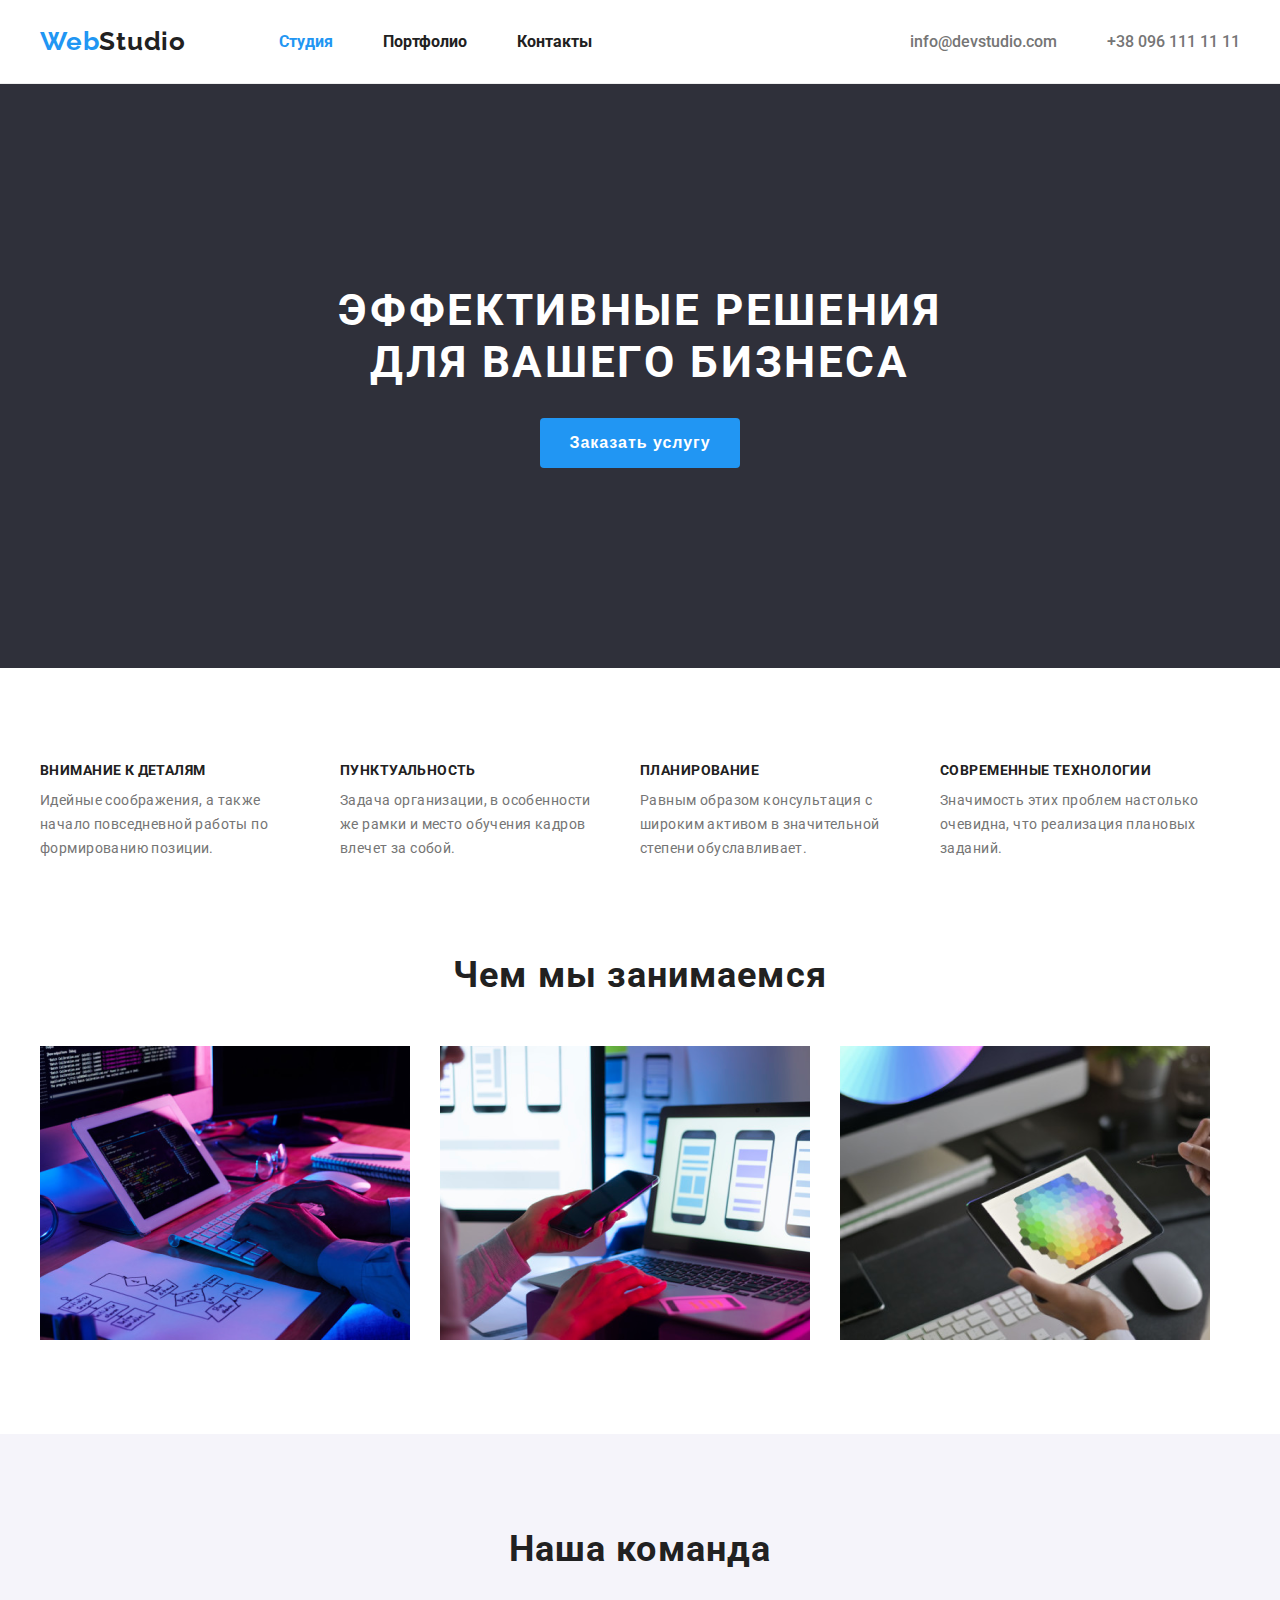
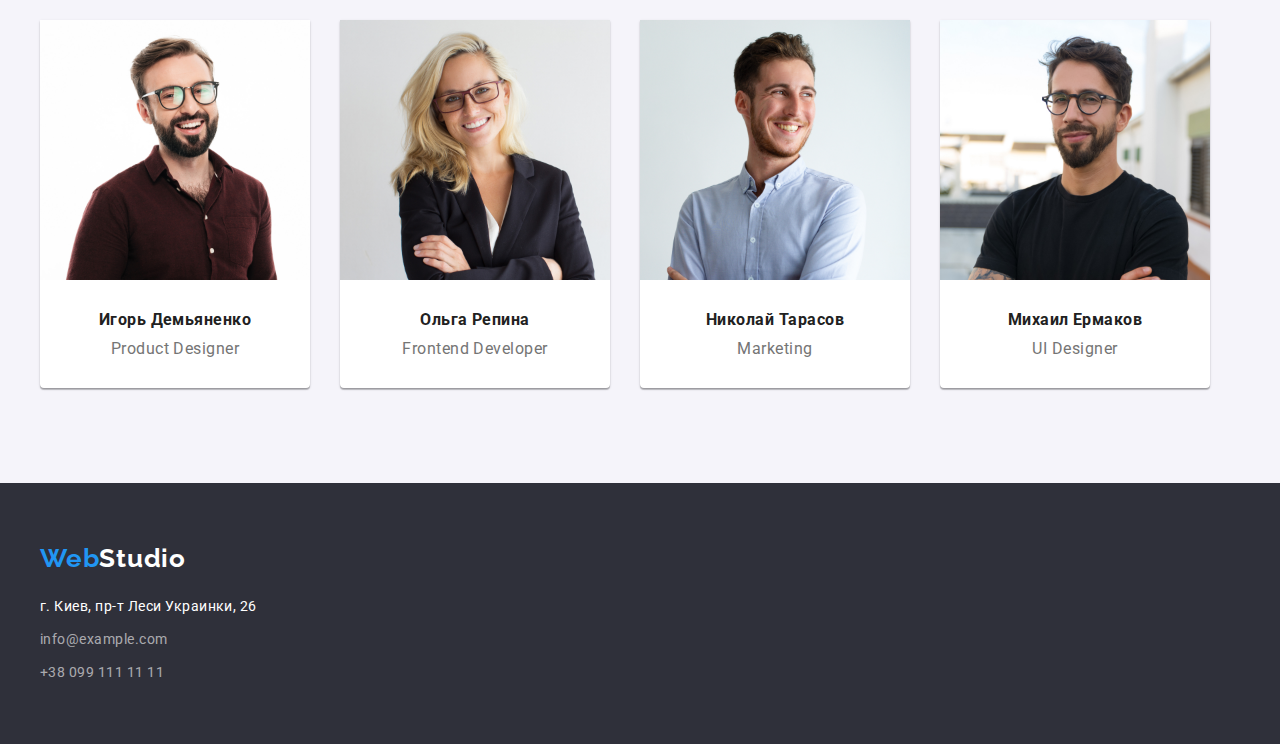
<file: index.html>
<!DOCTYPE html>
<html lang="en">
  <head>
    <meta charset="UTF-8" />
    <meta http-equiv="X-UA-Compatible" content="IE=edge" />
    <meta name="viewport" content="width=h, initial-scale=1.0" />
    <title>Document</title>
    <link rel="preconnect" href="https://fonts.googleapis.com">
    <link rel="preconnect" href="https://fonts.gstatic.com" crossorigin>
    <link href="https://fonts.googleapis.com/css2?family=Raleway:wght@700&family=Roboto:wght@400;500;700;900&display=swap" rel="stylesheet">
    <link rel="stylesheet" href="https://cdnjs.cloudflare.com/ajax/libs/modern-normalize/1.1.0/modern-normalize.min.css" integrity="sha512-wpPYUAdjBVSE4KJnH1VR1HeZfpl1ub8YT/NKx4PuQ5NmX2tKuGu6U/JRp5y+Y8XG2tV+wKQpNHVUX03MfMFn9Q==" crossorigin="anonymous" referrerpolicy="no-referrer" />
    <link rel="stylesheet" href="./css/style.css" />
  </head>
  <body>
    <header class="main-header">
      <div class="container container-nav">
        <nav class="header">
          <a href="/" class="webstudio raleway black"><span class="blue raleway">Web</span>Studio</a>
          <ul class="ul-nav">
            <li class="header-item">
              <a class="blue link studio item-link-header" href="/">Студия</a>
            </li>

            <li class="header-item">
              <a class="link portfolio black item-link-header" href="./portfolio.html">Портфолио</a>
            </li>

            <li class="header-item"><a class="link contacts black item-link-header" href="/">Контакты</a></li>
          </ul>
        </nav>

        <ul class="mail-tel">

          <li class="header-item">
            <a class="link grey mail item-link-header" href="mailto:info@devstudio.com">info@devstudio.com</a>
          </li>

          <li class="header-item">
            <a class="tel link grey item-link-header" href="tel:+380961111111">+38 096 111 11 11</a>
          </li>

        </ul>
      </div>
    </header>

    <main>
      <section class="banner">
        <div class="container">
          <h1 class="banner-text">Эффективные решения для вашего бизнеса</h1>
          <button class="button" type="button">
            <span class="text-button">Заказать услугу</span>
          </button>
        </div>
      </section>

      <section class="main-quality">
        <div class="container">
          <ul class="quality">
            <li class="quality-box">
              <h3 class="quality-name">Внимание к деталям</h3>
              <p class="quality-text">
                Идейные соображения, а также начало повседневной работы по
                формированию позиции.
              </p>
            </li>

            <li class="quality-box">
              <h3 class="quality-name">Пунктуальность</h3>
              <p class="quality-text">
                Задача организации, в особенности же рамки и место обучения кадров
                влечет за собой.
              </p>
            </li>

            <li class="quality-box">
              <h3 class="quality-name">Планирование</h3>
              <p class="quality-text">
                Равным образом консультация с широким активом в значительной
                степени обуславливает.
              </p>
            </li>

            <li class="quality-box">
              <h3 class="quality-name">Современные технологии</h3>
              <p class="quality-text">
                Значимость этих проблем настолько очевидна, что реализация
                плановых заданий.
              </p>
            </li>
          </ul>
        </div>
      </section>

      <section class="doing">
        <div class="container">
          <h2 class="doing-text">Чем мы занимаемся</h2>
          <ul class="doing-pic">
            <li class="doing-img" width="370">
              <img src="img/box1.png" alt="img" width="370" />
            </li>

            <li class="doing-img" width="370">
              <img src="img/box2.png" alt="img" width="370" />
            </li>
            
            <li class="doing-img" width="370">
              <img src="img/box3.png" alt="img" width="370" />
            </li>
          </ul>
        </div>
      </section>

      <section class="team">
        <div class="container">
          <h2 class="our-team">Наша команда</h2>
          <ul class="team-container">
            <li class="box-team">
              <img src="img/img.jpg" alt="img" width="270" />
              <div class="our-team-box">
                <h3 class="name-team">Игорь Демьяненко</h3>
                <p class="profession-team">Product Designer</p>
              </div>
            </li>

            <li class="box-team">
              <img src="img/img1.jpg" alt="img" width="270" />
              <div class="our-team-box">
                <h3 class="name-team">Ольга Репина</h3>
                <p class="profession-team">Frontend Developer</p>
              </div>
            </li>

            <li class="box-team">
              <img src="img/img2.jpg" alt="img" width="270" />
              <div class="our-team-box">
                <h3 class="name-team">Николай Тарасов</h3>
                <p class="profession-team">Marketing</p>
              </div>
            </li>

            <li class="box-team">
              <img src="img/img3.jpg" alt="img" width="270" />
              <div class="our-team-box">
                <h3 class="name-team">Михаил Ермаков</h3>
                <p class="profession-team">UI Designer</p>
              </div>
            </li>
          </ul>
        </div>
      </section>
    </main>

    <footer class="footer">
      <div class="container">
        <a href="/" class="webstudio raleway white"><span class="blue raleway">Web</span>Studio</a>
        <address class="address">
          <ul class="address-container">
            <li class="footer-item">
              <a class="link location" href="">г. Киев, пр-т Леси Украинки, 26</a>
            </li>
            <li class="footer-item">
              <a class="link address-mail" href="">info@example.com</a>
            </li>
            <li class="footer-item">
              <a class="link address-tel" href="">+38 099 111 11 11</a>
            </li>
          </ul>
        </address>
      </div>
    </footer>
  </body>
</html>
</file>
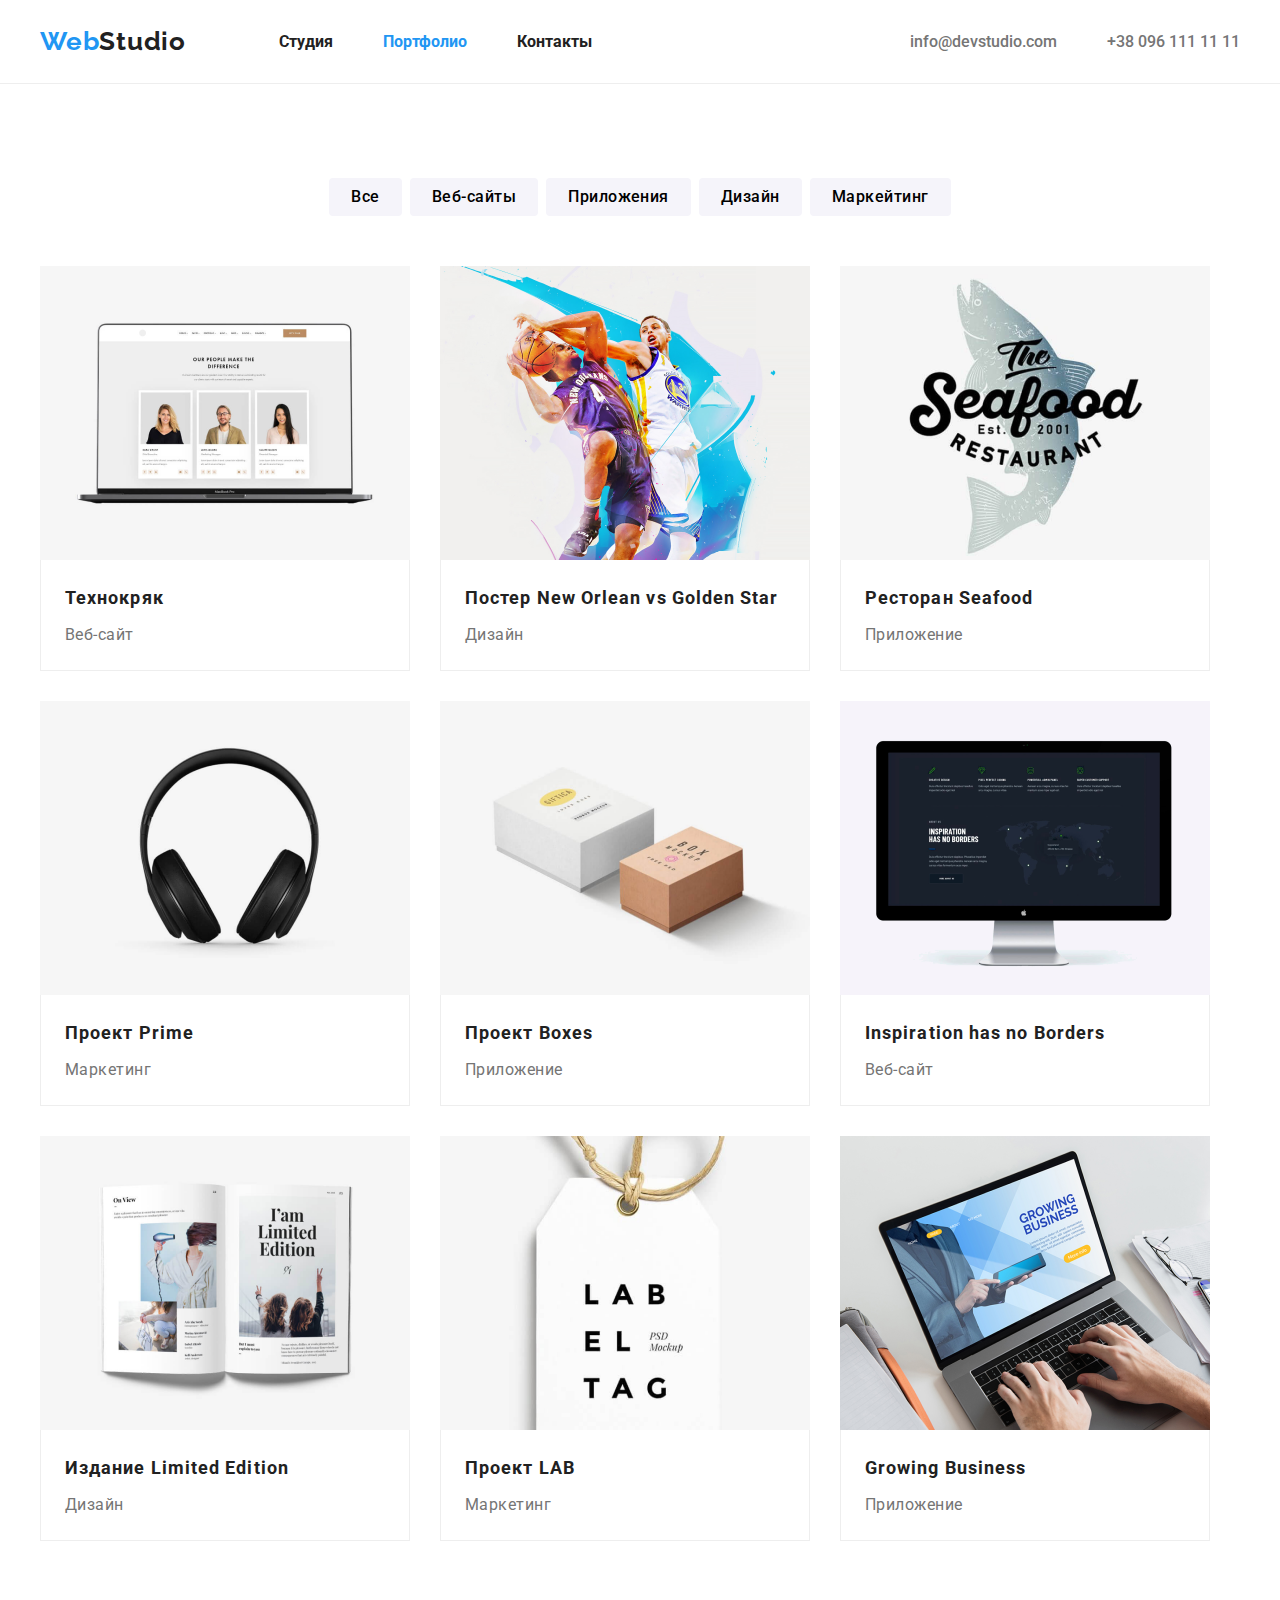
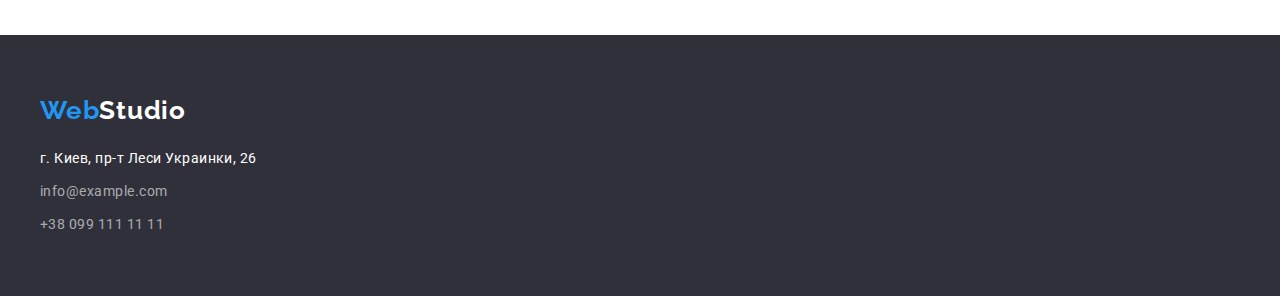
<file: portfolio.html>
<!DOCTYPE html>
<html lang="en">
  <head>
    <meta charset="UTF-8" />
    <meta http-equiv="X-UA-Compatible" content="IE=edge" />
    <meta name="viewport" content="width=h, initial-scale=1.0" />
    <title>Document</title>
    <link rel="preconnect" href="https://fonts.googleapis.com">
    <link rel="preconnect" href="https://fonts.gstatic.com" crossorigin>
    <link href="https://fonts.googleapis.com/css2?family=Raleway:wght@700&family=Roboto:wght@400;500;700;900&display=swap" rel="stylesheet">
    <link rel="stylesheet" href="https://cdnjs.cloudflare.com/ajax/libs/modern-normalize/1.1.0/modern-normalize.min.css" integrity="sha512-wpPYUAdjBVSE4KJnH1VR1HeZfpl1ub8YT/NKx4PuQ5NmX2tKuGu6U/JRp5y+Y8XG2tV+wKQpNHVUX03MfMFn9Q==" crossorigin="anonymous" referrerpolicy="no-referrer" />
    <link rel="stylesheet" href="./css/portfolio.css" />
  </head>
  <body>
    <header class="main-header">
      <div class="container container-nav">
        <nav class="header">
          <a href="/" class="webstudio raleway black"><span class="blue raleway">Web</span>Studio</a>
          <ul class="ul-nav">
            <li class="header-item">
              <a class="link studio black item-link-header" href="/">Студия</a>
            </li>

            <li class="header-item">
              <a class="link portfolio black item-link-header blue" href="./portfolio.html">Портфолио</a>
            </li>

            <li class="header-item"><a class="link contacts black item-link-header" href="/">Контакты</a></li>
          </ul>
        </nav>

        <ul class="mail-tel">

          <li class="header-item">
            <a class="link grey mail item-link-header" href="mailto:info@devstudio.com">info@devstudio.com</a>
          </li>

          <li class="header-item">
            <a class="tel link grey item-link-header" href="tel:+380961111111">+38 096 111 11 11</a>
          </li>

        </ul>
      </div>
    </header>


    <main>
      <section class="main">
        <div class="container">
              <ul class="container-button">
                  <li class="btn-item"><button class="button text-button" type="button">Все</button></li>
                  <li class="btn-item"><button class="button text-button" type="button">Веб-сайты</button></li>
                  <li class="btn-item"><button class="button text-button" type="button">Приложения</button></li>
                  <li class="btn-item"><button class="button text-button" type="button">Дизайн</button></li>
                  <li class="btn-item"><button class="button text-button" type="button">Маркейтинг</button></li>
              </ul>

              <ul class="container-project">

                <li class="project">
                  <img src="./img/project1.png" alt="project" width="370">
                  <div class='text-project-box'>
                    <h3 class='project-name'>Технокряк</h3>
                    <p class='project-text'>Веб-сайт</p>
                  </div>
                </li>

                <li class="project">
                    <img src="./img/project2.png" alt="project" width="370">
                  <div class='text-project-box'>
                    <h3 class='project-name'>Постер New Orlean vs Golden Star</h3>
                    <p class='project-text'>Дизайн</p>
                  </div>
                </li>

                <li class="project">
                  <img src="./img/project3.png" alt="project" width="370">
                  <div class='text-project-box'>
                    <h3 class='project-name'>Ресторан Seafood</h3>
                    <p class='project-text'>Приложение</p>
                  </div>
                </li>

                <li class="project">
                  <img src="./img/project4.png" alt="project" width="370">
                  <div class='text-project-box'>
                    <h3 class='project-name'>Проект Prime</h3>
                    <p class='project-text'>Маркетинг</p>
                  </div>
                </li>

                <li class="project">
                  <img src="./img/project5.png" alt="project" width="370">
                  <div class='text-project-box'>
                    <h3 class='project-name'>Проект Boxes</h3>
                    <p class='project-text'>Приложение</p>
                  </div>
                </li>

                <li class="project">
                  <img src="./img/project6.png" alt="project" width="370">
                  <div class='text-project-box'>
                    <h3 class='project-name'>Inspiration has no Borders</h3>
                    <p class='project-text'>Веб-сайт</p>
                  </div>
                </li>

                <li class="project">
                  <img src="./img/project7.png" alt="project" width="370">
                  <div class='text-project-box'>
                    <h3 class='project-name'>Издание Limited Edition</h3>
                    <p class='project-text'>Дизайн</p>
                  </div>
                </li>

                <li class="project">
                  <img src="./img/project8.png" alt="project" width="370">
                  <div class='text-project-box'>
                    <h3 class='project-name'>Проект LAB</h3>
                    <p class='project-text'>Маркетинг</p>
                  </div>
                </li>

                <li class="project">
                  <img src="./img/project9.png" alt="project" width="370">
                  <div class='text-project-box'>
                    <h3 class='project-name'>Growing Business</h3>
                    <p class='project-text'>Приложение</p>
                  </div>
                </li>

              </ul>
        </div>
      </section>
    </main>


    <footer class="footer">
      <div class="container">
        <a href="/" class="webstudio raleway white"><span class="blue raleway">Web</span>Studio</a>
        <address class="address">
          <ul class="address-container">
            <li class="footer-item">
              <a class="link location" href="">г. Киев, пр-т Леси Украинки, 26</a>
            </li>
            <li class="footer-item">
              <a class="link address-mail" href="">info@example.com</a>
            </li>
            <li class="footer-item">
              <a class="link address-tel" href="">+38 099 111 11 11</a>
            </li>
          </ul>
        </address>
      </div>
    </footer>


    
    </body>
</html>
</file>
<file: css/style.css>
* {
  padding: 0;
  margin: 0;
}

:root{
  --color-blue: #2196f3;
  --color-white: #fff;
  --color-grey: #757575;
  --color-black: #212121;
}

body {
  box-sizing: border-box;
  margin: 0 auto;
  color: var(--color-black);
  font-family: 'Roboto', 'Raleway', sans-serif;
}

ul {
  list-style: none;
}

img{
  display: block;
}

.container{
  width: 1200px;
  padding-left: 15px;
  padding-right: 15px;
  margin: 0 auto;
}

.black{
  color: var(--color-black);
}

.blue{
  color: var(--color-blue);
}

.grey{
  color: var(--color-grey);
}

.link {
  text-decoration: none;
  cursor: pointer;
}

.link:hover {
  color: #2196f3;
}

.link:focus {
  color: #2196f3;
}


.link:visited {
  color: none;
}

.header {
  display: flex;
  align-items: center;
}

.main-header {
  background-color: var(--color-white);
  border-bottom: 1px solid #EEEEEE;
}

.ul-nav {
  display: flex;
  justify-content: center;
  align-items: center;
}

.webstudio {
  margin: 0 93px 0 0px;
  font-weight: bold;
  font-size: 26px;
  line-height: 31px;
  letter-spacing: 0.03em;
  text-decoration: none;
}

.raleway{
  font-family: 'Raleway' ;
}

.studio {
  display: block;
  font-weight: bold;
  padding-top: 32px;
  padding-bottom: 32px;
}

.portfolio {
  display: block;
  font-weight: bold;
  padding-top: 32px;
  padding-bottom: 32px;
}

.contacts{
  display: block;
  font-weight: bold;
  padding-top: 32px;
  padding-bottom: 32px;
}

.mail {
  display: block;
  font-weight: 500;
  padding-top: 32px;
  padding-bottom: 32px;
}

.tel{
  display: block;
  font-weight: 500;
  padding-top: 32px;
  padding-bottom: 32px;
}

.mail-tel{
  display: flex;
  margin-left: auto;
  align-items: center;
}

.container-nav{
  display: flex;
}

.header-item:not(:last-child){
  margin-right: 50px;
}

.item-link-header{
  padding-bottom: 32px;
  padding-top: 32px;
}

/* MAIN */

.banner {
  background: #2f303a;
  padding-bottom: 200px;
  padding-top: 200px;
}

.banner-text {
  color: var(--color-white);
  font-size: 44px;
  text-transform: uppercase;
  text-align: center;
  letter-spacing: 0.06em;
  max-width: 696px;
  margin: 0 auto;
  margin-bottom: 30px;
}

.button {
  background-color: var(--color-blue);
  min-width: 200px;
  min-height: 50px;
  border: none;
  border-radius: 4px;
  cursor: pointer;
  display: block;
  margin: 0 auto;
}

.text-button {
  color: var(--color-white);
  font-weight: bold;
  font-size: 16px;
  line-height: 30px;
  letter-spacing: 0.06em;
}

/* quality*/

.quality {
  display: flex;
}

.main-quality{
  padding-top: 94px;
  padding-bottom: 94px;
  
}


.quality-name {
  text-transform: uppercase;
  margin-bottom: 10px;
  font-size: 14px;
  letter-spacing: 0.03em;
  font-weight: bold;
  color: var(--color-black);
  
}

.quality-text {
  color: var(--color-grey);
  font-size: 14px;
  line-height: 24px;
  letter-spacing: 0.03em;
}

.quality-box:not(:last-child) {
  margin-right: 30px;
}
.quality-box{
  width: 270px;
}

.doing {
  padding-bottom: 94px;
}

.doing-pic {
  display: flex;
}

.doing-text {
  color: var(--color-black);
  font-weight: bold;
  font-size: 36px;
  line-height: 42px;
  text-align: center;
  letter-spacing: 0.03em;
  margin-bottom: 50px;
}

.doing-img:not(:last-child) {
  margin-right: 30px;
}

.team {
  background-color: #f5f4fa;
  border-radius: 0px;
  padding-bottom: 95px;
  padding-top: 94px;
}

.our-team {
  text-align: center;
  font-weight: bold;
  font-size: 36px;
  line-height: 42px;
  letter-spacing: 0.03em;
  color: var(--color-black);
  margin-bottom: 50px;
}

.team-container {
  display: flex;

}

.box-team {
  background-color: var(--color-white);
  box-shadow: 0px 1px 3px rgba(0, 0, 0, 0.12), 0px 1px 1px rgba(0, 0, 0, 0.14),
    0px 2px 1px rgba(0, 0, 0, 0.2);
  border-radius: 0px 0px 4px 4px;
  width: 270px;
}

.box-team:not(:last-child){
  margin-right: 30px;
}

.our-team-box{
  padding-top: 30px;
  padding-bottom: 30px;
}

.name-team {
  color: var(--color-black);
  font-size: 16px;
  font-weight: bold;
  line-height: 19px;
  letter-spacing: 0.03em;
  text-align: center;
  margin-bottom: 10px;
}

.profession-team {
  font-size: 16px;
  line-height: 19px;
  text-align: center;
  letter-spacing: 0.03em;
  color: var(--color-grey);
}

.footer {
  background-color: #2f303a;
  display: flex;
  justify-content: center;
  align-items: flex-start;
  flex-direction: column;
  padding-top: 60px;
  padding-bottom: 60px;
}

.address {
  margin: 20px 0 0 0;
  font-style: normal;
  font-weight: 400;
  letter-spacing: 0.03em;
}

.logo {
  margin: 60px 0 0 0px;
}

.white{
  color: var(--color-white);
}

.logo {
  color: var(--color-white);
  font-weight: bold;
  font-size: 26px;
  line-height: 31px;
  text-decoration: none;
}

.location {
  font-size: 14px;
  line-height: 24px;
  color: var(--color-white);
}

.address-mail {
  font-size: 14px;
  line-height: 24px;
  color: rgba(255, 255, 255, 0.6);
}

.footer-item:not(:last-child){
  margin-bottom: 9px;
}

.address-tel {
  font-size: 14px;
  line-height: 24px;
  color: rgba(255, 255, 255, 0.6);
}
</file>
<file: css/portfolio.css>
* {
  padding: 0;
  margin: 0;
  font-family: 'Roboto', 'Raleway', sans-serif;
}

:root{
  --color-blue: #2196f3;
  --color-white: #fff;
  --color-grey: #757575;
  --color-black: #212121;
}

body {
  box-sizing: border-box;
  margin: 0 auto;
  color: var(--color-black);
}

ul {
  list-style: none;
}

img{
  display: block;
}

.container{
  width: 1200px;
  padding-left: 15px;
  padding-right: 15px;
  margin: 0 auto;
}

.black{
  color: var(--color-black);
}

.blue{
  color: var(--color-blue);
}

.grey{
  color: var(--color-grey);
}

.link {
  text-decoration: none;
  cursor: pointer;
}

.link:hover {
  color: #2196f3;
}

.link:focus {
  color: #2196f3;
}


.link:visited {
  color: none;
}

.header {
  display: flex;
  align-items: center;
}

.main-header {
  background-color: var(--color-white);
  display: flex;
  justify-content: start;
  align-items: center;
  border-bottom: 1px solid #EEEEEE;
}

.ul-nav {
  display: flex;
  justify-content: center;
  align-items: center;
}

.webstudio {
  margin: 0 93px 0 0px;
  font-weight: bold;
  font-size: 26px;
  line-height: 31px;
  letter-spacing: 0.03em;
  text-decoration: none;
}

.raleway{
  font-family: 'Raleway' ;
}

.studio {
  display: block;
  font-weight: bold;
  padding-top: 32px;
  padding-bottom: 32px;
}

.portfolio {
  display: block;
  font-weight: bold;
  padding-top: 32px;
  padding-bottom: 32px;
}

.contacts{
  display: block;
  font-weight: bold;
  padding-top: 32px;
  padding-bottom: 32px;
}

.mail {
  display: block;
  font-weight: 500;
  padding-top: 32px;
  padding-bottom: 32px;
}

.tel{
  display: block;
  font-weight: 500;
  padding-top: 32px;
  padding-bottom: 32px;
}

.mail-tel{
  display: flex;
  margin-left: auto;
  align-items: center;
}

.container-nav{
  display: flex;
}

.header-item:not(:last-child){
  margin-right: 50px;
}

.item-link-header{
  padding-bottom: 32px;
  padding-top: 32px;
}
/* MAIN */

.container-button{
  display: flex;
  justify-content: center;
  margin-bottom: 50px;
}

.main{
  padding: 94px 0 94px 0;
}

.text-button{
  letter-spacing: 0.03em;
  font-weight: 500;
  font-size: 16px;
  line-height: 26px;
}

.button{
  padding: 6px 22px;
  background-color: #F5F4FA;
  border-radius: 4px;
  border: none;
  cursor: pointer;
}

.btn-item:not(:last-child){
  margin-right: 8px;
}

.button-fover-focus{
  background-color: var(--color-blue);
  color: var(--color-white);
  box-shadow: 0px 3px 1px rgba(0, 0, 0, 0.1), 0px 1px 2px rgba(0, 0, 0, 0.08), 0px 2px 2px rgba(0, 0, 0, 0.12);
}

.button:hover{
  background-color: var(--color-blue);
  color: var(--color-white);
  box-shadow: 0px 3px 1px rgba(0, 0, 0, 0.1), 0px 1px 2px rgba(0, 0, 0, 0.08), 0px 2px 2px rgba(0, 0, 0, 0.12);
}

.button:focus{
  background-color: var(--color-blue);
  color: var(--color-white);
  box-shadow: 0px 3px 1px rgba(0, 0, 0, 0.1), 0px 1px 2px rgba(0, 0, 0, 0.08), 0px 2px 2px rgba(0, 0, 0, 0.12);
}

.container-project{
  display: flex;
  flex-wrap: wrap;
  margin-left: -30px;
  margin-bottom: -30px;
}


.project{
  box-sizing: border-box;
}

.project{
  margin-bottom: 30px;
  margin-left: 30px;
  width: 370px;
}

.project-name{
  letter-spacing: 0.06em;
  font-weight: bold;
  font-size: 18px;
  line-height: 36px;
  color: var(--color-black);
  margin-bottom: 4px;
}
 
.project-text{
  letter-spacing: 0.03em;
  color: var(--color-grey);
  font-weight: normal;
  font-size: 16px;
  line-height: 30px;
}

.text-project-box{
  padding: 20px 24px 20px 24px;
  border: 1px solid #EEEEEE;
  border-top: none;
}



/* Footer */

.footer {
  background-color: #2f303a;
  display: flex;
  justify-content: center;
  align-items: flex-start;
  flex-direction: column;
  padding-top: 60px;
  padding-bottom: 60px;
}

.address {
  margin: 20px 0 0 0;
  font-style: normal;
  font-weight: 400;
  letter-spacing: 0.03em;
}

.logo {
  margin: 60px 0 0 0px;
}

.white{
  color: var(--color-white);
}

.logo {
  color: var(--color-white);
  font-weight: bold;
  font-size: 26px;
  line-height: 31px;
  text-decoration: none;
}

.location {
  font-size: 14px;
  line-height: 24px;
  color: var(--color-white);
}

.address-mail {
  font-size: 14px;
  line-height: 24px;
  color: rgba(255, 255, 255, 0.6);
}

.footer-item:not(:last-child){
  margin-bottom: 9px;
}

.address-tel {
  font-size: 14px;
  line-height: 24px;
  color: rgba(255, 255, 255, 0.6);
}
</file>
